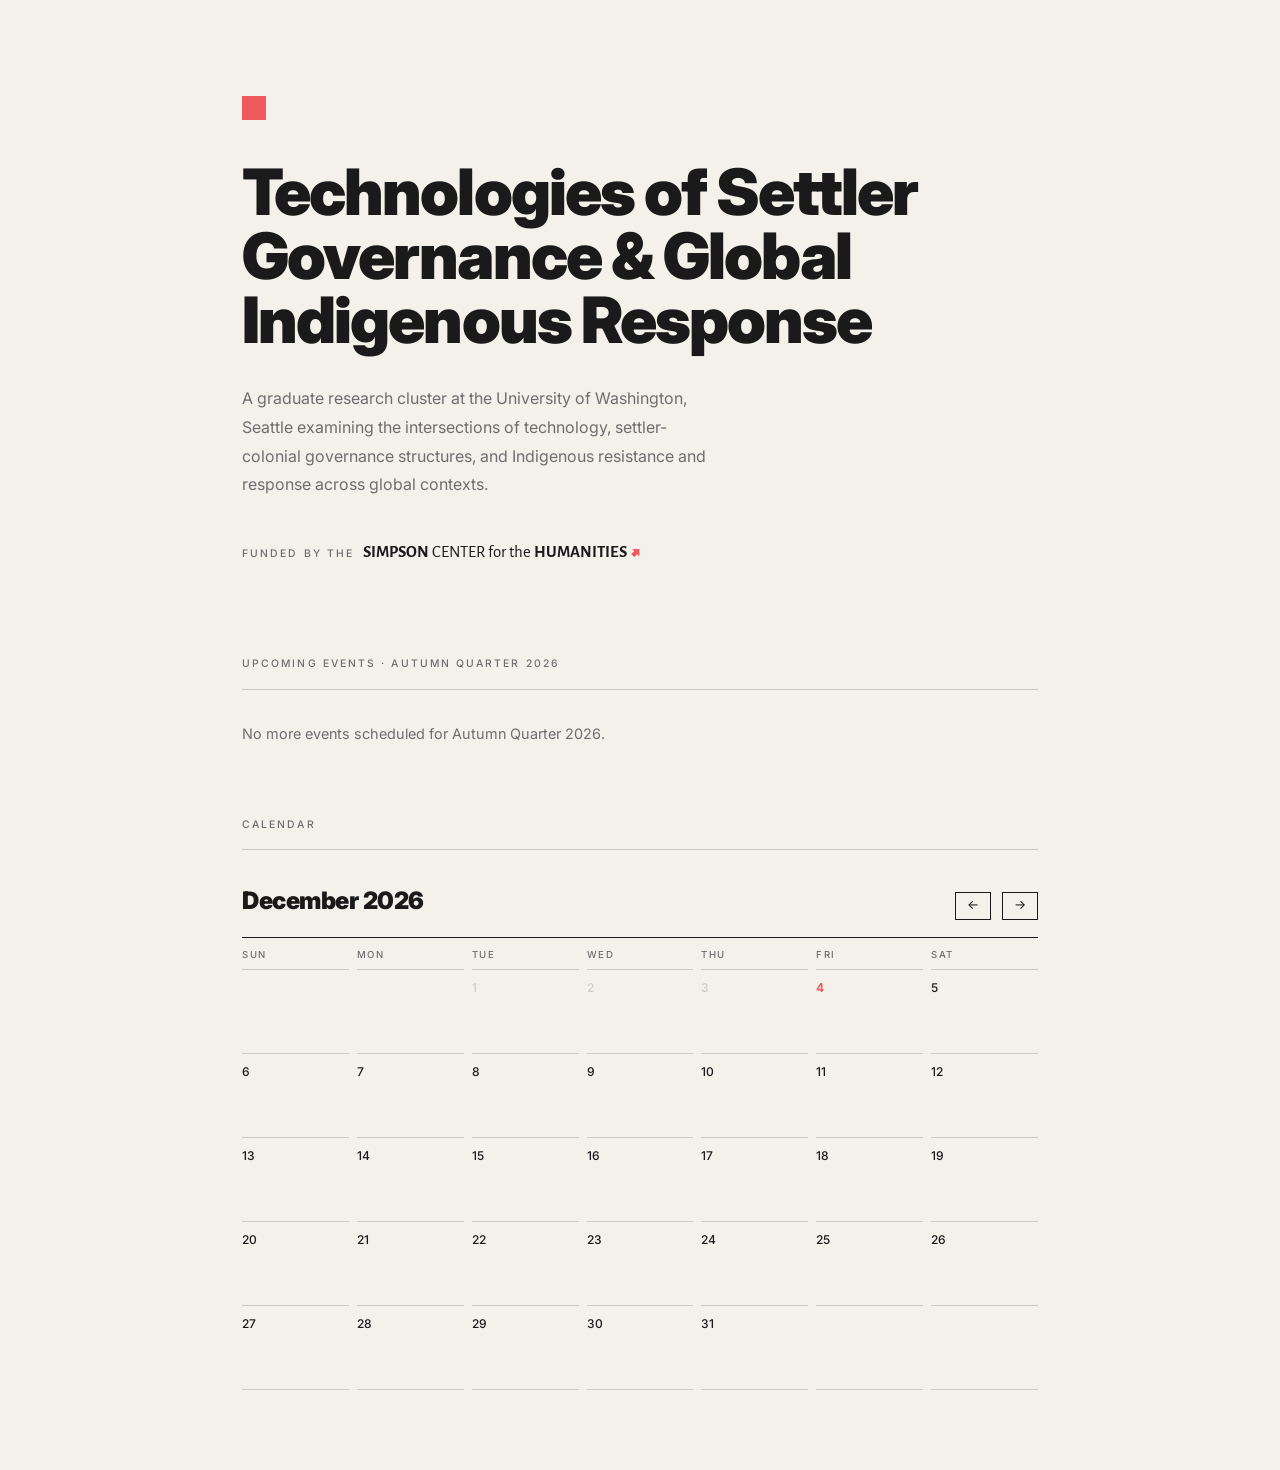
<file: index.html>
<!DOCTYPE html>
<html lang="en">
<head>
  <meta charset="UTF-8">
  <meta name="viewport" content="width=device-width, initial-scale=1.0">
  <title>Technologies of Settler Governance and Global Indigenous Response</title>
  <link rel="icon" href="data:image/svg+xml,%3Csvg xmlns='http://www.w3.org/2000/svg' viewBox='0 0 16 16'%3E%3Crect x='3' y='3' width='10' height='10' fill='%23EE5A5E'/%3E%3C/svg%3E">
  <link rel="preconnect" href="https://fonts.googleapis.com">
  <link rel="preconnect" href="https://fonts.gstatic.com" crossorigin>
  <link href="https://fonts.googleapis.com/css2?family=Inter:wght@400;500;700;900&family=Alegreya+Sans:wght@400;700&display=swap" rel="stylesheet">
  <link rel="stylesheet" href="style.css?v=2">
</head>
<body>

  <header class="header">
    <div class="header-rule"></div>
    <h1 class="cluster-name">Technologies of Settler Governance &amp; Global Indigenous Response</h1>
    <p class="cluster-description">
      <!-- TODO: Replace with actual cluster description -->
      A graduate research cluster at the University of Washington, Seattle examining the intersections of technology, settler-colonial governance structures, and Indigenous resistance and response across global contexts.
    </p>
    <a class="funder" href="https://simpsoncenter.org/projects/technologies-settler-governance-global-indigenous-response" target="_blank" rel="noopener noreferrer">
      <span class="funder-label">Funded by the</span>
      <span class="simpson-wordmark" aria-label="Simpson Center for the Humanities">
        <span>Simpson</span>
        <span class="light"><span class="upper">Center</span> for the</span>
        <span>Humanities<svg viewBox="0 0 100 100" aria-hidden="true"><polygon points="16,0 100,0 100,88 72,62 39,97 2,60 39,26"/></svg></span>
      </span>
    </a>
    <!--
      Listserv button temporarily removed. To restore it, move this link back
      out of the comment and set the href to the Mailman subscription URL.

      <a href="#" class="listserv-btn" target="_blank" rel="noopener noreferrer">
        Join the Listserv
      </a>
    -->
  </header>

  <main>
    <section class="events">
      <p class="section-label" id="term-label">Upcoming Events</p>
      <div id="events-list">
        <p class="events-loading">Loading events&hellip;</p>
      </div>

      <p class="section-label">Calendar</p>
      <div id="calendar" class="calendar" aria-label="Events calendar">
        <p class="events-loading">Loading calendar&hellip;</p>
      </div>
    </section>
  </main>

  <script src="script.js?v=2"></script>
</body>
</html>
</file>
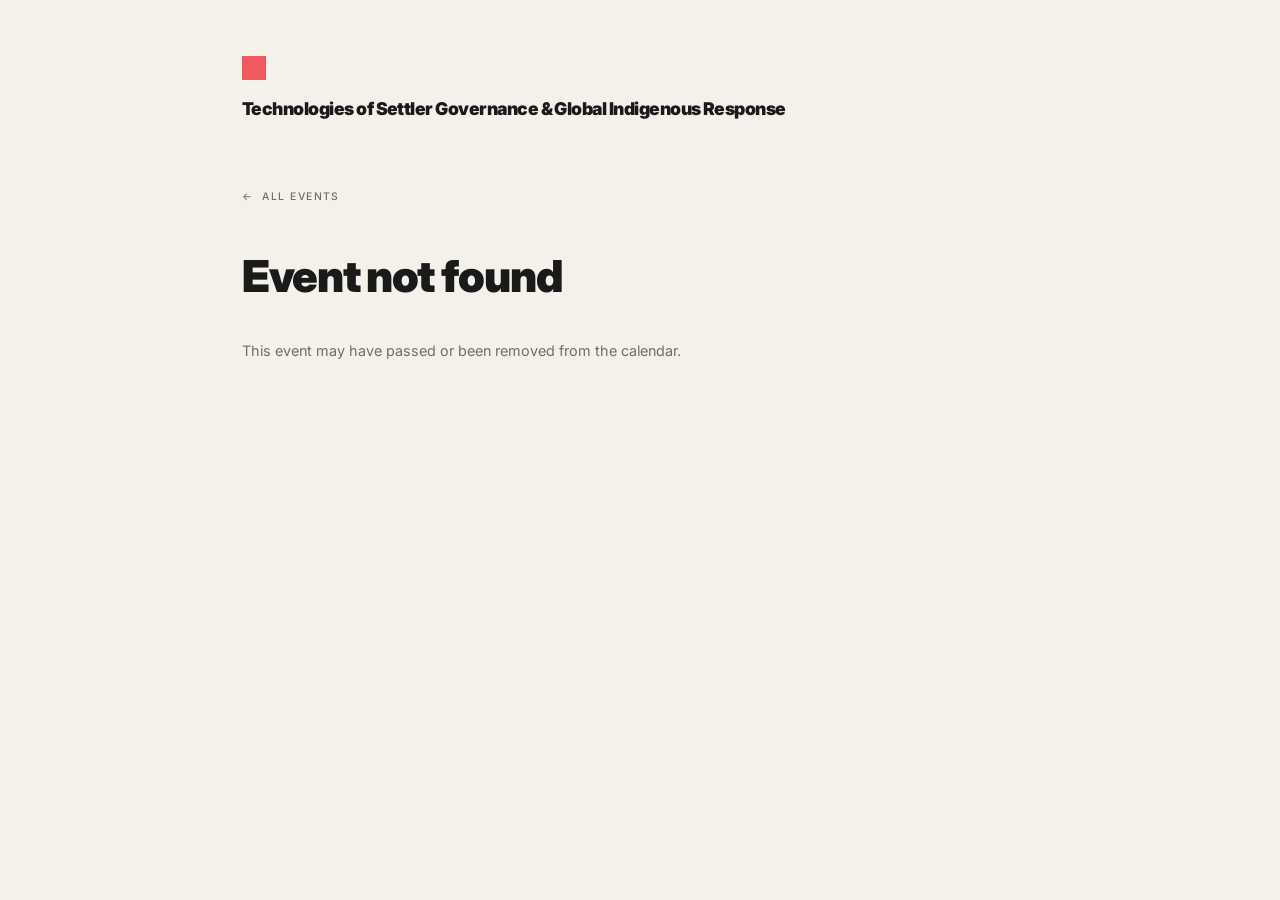
<file: event.html>
<!DOCTYPE html>
<html lang="en">
<head>
  <meta charset="UTF-8">
  <meta name="viewport" content="width=device-width, initial-scale=1.0">
  <title>Event · Technologies of Settler Governance and Global Indigenous Response</title>
  <link rel="icon" href="data:image/svg+xml,%3Csvg xmlns='http://www.w3.org/2000/svg' viewBox='0 0 16 16'%3E%3Crect x='3' y='3' width='10' height='10' fill='%23EE5A5E'/%3E%3C/svg%3E">
  <link rel="preconnect" href="https://fonts.googleapis.com">
  <link rel="preconnect" href="https://fonts.gstatic.com" crossorigin>
  <link href="https://fonts.googleapis.com/css2?family=Inter:wght@400;500;700;900&display=swap" rel="stylesheet">
  <link rel="stylesheet" href="style.css?v=2">
</head>
<body>

  <header class="header header--compact">
    <div class="header-rule"></div>
    <p class="cluster-name cluster-name--small">
      <a href="./">Technologies of Settler Governance &amp; Global Indigenous Response</a>
    </p>
  </header>

  <main>
    <section class="event-page" id="event-page">
      <p class="events-loading">Loading event&hellip;</p>
    </section>
  </main>

  <script src="script.js?v=2"></script>
</body>
</html>
</file>
<file: style.css>
/* ===========================
   Swiss Typographic Style
   =========================== */

*,
*::before,
*::after {
  margin: 0;
  padding: 0;
  box-sizing: border-box;
}

:root {
  --black: #1A1A1A;
  --cream: #F4F1EB;
  --warm-gray: #E8E4DD;
  --text-secondary: #6E6E6E;
  --red: #EE5A5E;
  --rule: #D0CCC4;
  --font: 'Inter', 'Helvetica Neue', Helvetica, Arial, sans-serif;
}

html {
  font-size: 16px;
}

body {
  font-family: var(--font);
  color: var(--black);
  background: var(--cream);
  line-height: 1.6;
  -webkit-font-smoothing: antialiased;
  -moz-osx-font-smoothing: grayscale;
}

a {
  color: var(--black);
  text-decoration: underline;
}

a:hover {
  color: var(--red);
}

/* ===========================
   Layout
   =========================== */

.header,
.events,
.event-page {
  max-width: 860px;
  margin: 0 auto;
  padding-left: 2rem;
  padding-right: 2rem;
}

/* ===========================
   Header
   =========================== */

.header {
  padding-top: 6rem;
  padding-bottom: 2.125rem;
}

.header-rule {
  width: 24px;
  height: 24px;
  background: var(--red);
  margin-bottom: 2.5rem;
}

.cluster-name {
  font-size: 4rem;
  font-weight: 900;
  line-height: 1.0;
  letter-spacing: -0.03em;
  margin-bottom: 2rem;
  max-width: 750px;
}

.cluster-description {
  font-size: 1rem;
  line-height: 1.8;
  color: var(--text-secondary);
  max-width: 480px;
}

.cluster-description:not(:last-child) {
  margin-bottom: 2.5rem;
}

/* Funder credit, set in the Simpson Center's wordmark style */

.funder {
  display: inline-block;
  text-decoration: none;
  color: var(--black);
}

.funder-label {
  font-size: 0.65rem;
  font-weight: 500;
  letter-spacing: 0.2em;
  text-transform: uppercase;
  color: var(--text-secondary);
  margin-right: 0.5em;
}

.simpson-wordmark {
  font-family: 'Alegreya Sans', var(--font);
  font-size: 1.05rem;
  font-weight: 700;
  text-transform: uppercase;
}

.simpson-wordmark .light {
  font-weight: 400;
  text-transform: lowercase;
}

.simpson-wordmark .upper {
  text-transform: uppercase;
}

.simpson-wordmark svg {
  width: 0.5em;
  height: 0.5em;
  margin-left: 0.25em;
  fill: var(--red);
}

.funder:hover .simpson-wordmark {
  color: var(--red);
}

/* Compact header used on event pages */

.header--compact {
  padding-top: 3.5rem;
  padding-bottom: 2rem;
}

.header--compact .header-rule {
  margin-bottom: 1.25rem;
}

.cluster-name--small {
  font-size: 1.1rem;
  margin-bottom: 0;
  max-width: 640px;
}

.cluster-name--small a {
  text-decoration: none;
}

.listserv-btn {
  display: inline-block;
  padding: 0.6rem 1.4rem;
  border: 1px solid var(--black);
  color: var(--black);
  font-family: var(--font);
  font-size: 0.7rem;
  font-weight: 500;
  letter-spacing: 0.14em;
  text-transform: uppercase;
  text-decoration: none;
  transition: background 0.2s, color 0.2s;
}

.listserv-btn:hover {
  background: var(--black);
  color: var(--cream);
}

/* ===========================
   Events
   =========================== */

.events {
  padding-top: 3.5rem;
  padding-bottom: 5rem;
}

.section-label {
  font-size: 0.65rem;
  font-weight: 500;
  letter-spacing: 0.2em;
  text-transform: uppercase;
  color: var(--text-secondary);
  margin-bottom: 2rem;
  padding-bottom: 1rem;
  border-bottom: 1px solid var(--rule);
}

.section-label--plain {
  border-bottom: none;
  padding-bottom: 0;
  margin-bottom: 0.75rem;
}

.events-loading,
.events-empty,
.events-error {
  font-size: 0.9rem;
  color: var(--text-secondary);
}

/* ===========================
   Month calendar
   =========================== */

#events-list {
  margin-bottom: 4.5rem;
}

.calendar-head {
  display: flex;
  justify-content: space-between;
  align-items: baseline;
  margin-bottom: 1rem;
}

.calendar-month {
  font-size: 1.5rem;
  font-weight: 900;
  letter-spacing: -0.02em;
}

.calendar-nav button {
  background: none;
  border: 1px solid var(--black);
  color: var(--black);
  font: inherit;
  font-size: 0.8rem;
  line-height: 1;
  padding: 0.4rem 0.7rem;
  margin-left: 0.4rem;
  cursor: pointer;
}

.calendar-nav button:hover {
  background: var(--black);
  color: var(--cream);
}

.calendar-grid {
  display: grid;
  grid-template-columns: repeat(7, 1fr);
  column-gap: 0.5rem;
  border-top: 1px solid var(--black);
}

.calendar-weekday {
  font-size: 0.6rem;
  font-weight: 500;
  letter-spacing: 0.16em;
  text-transform: uppercase;
  color: var(--text-secondary);
  padding: 0.6rem 0 0.4rem;
  border-bottom: 1px solid var(--rule);
}

.calendar-day {
  min-height: 84px;
  padding: 0.5rem 0;
  border-bottom: 1px solid var(--rule);
}

.calendar-day-number {
  display: block;
  font-size: 0.75rem;
  font-weight: 500;
  margin-bottom: 0.35rem;
}

.calendar-day--past .calendar-day-number {
  color: var(--rule);
}

.calendar-day--today .calendar-day-number {
  color: var(--red);
  font-weight: 700;
}

.calendar-event {
  display: block;
  font-size: 0.7rem;
  font-weight: 700;
  line-height: 1.3;
  text-decoration: none;
  padding-left: 0.75rem;
  position: relative;
  margin-bottom: 0.35rem;
}

.calendar-event::before {
  content: '';
  position: absolute;
  left: 0;
  top: 0.3em;
  width: 6px;
  height: 6px;
  background: var(--red);
}

.calendar-day--past .calendar-event {
  color: var(--text-secondary);
}

.calendar-day--past .calendar-event::before {
  background: var(--rule);
}

/* Single event — specimen-card feel */

.event {
  display: grid;
  grid-template-columns: 120px 1fr;
  gap: 2rem;
  padding: 1.75rem 0;
  border-bottom: 1px solid var(--rule);
}

.event:last-child {
  border-bottom: none;
}

.event-date-col {
  border-right: 1px solid var(--rule);
  padding-right: 1.5rem;
}

.event-date {
  font-size: 0.6rem;
  font-weight: 500;
  letter-spacing: 0.16em;
  text-transform: uppercase;
  color: var(--text-secondary);
  margin-bottom: 0.15rem;
}

.event-day {
  font-size: 3rem;
  font-weight: 900;
  line-height: 1;
  color: var(--black);
  letter-spacing: -0.03em;
}

.event-details {
  padding-top: 0.15rem;
}

.event-title {
  font-size: 1.1rem;
  font-weight: 700;
  line-height: 1.3;
  letter-spacing: -0.01em;
  margin-bottom: 0.4rem;
}

.event-title a {
  text-decoration: none;
}

.event-speaker {
  font-size: 0.85rem;
  margin-bottom: 0.3rem;
}

.event-time {
  font-size: 0.8rem;
  color: var(--text-secondary);
  letter-spacing: 0.02em;
  margin-bottom: 0.15rem;
}

.event-more,
.event-add-cal {
  display: inline-block;
  margin-top: 0.75rem;
  font-size: 0.7rem;
  font-weight: 500;
  letter-spacing: 0.08em;
  text-transform: uppercase;
  color: var(--text-secondary);
  text-decoration: none;
  border-bottom: 1px solid var(--rule);
  padding-bottom: 1px;
}

.event-more:hover,
.event-add-cal:hover {
  color: var(--black);
  border-color: var(--black);
}

/* ===========================
   Event page
   =========================== */

.event-page {
  padding-top: 2rem;
  padding-bottom: 5rem;
}

.back-link {
  display: inline-block;
  font-size: 0.65rem;
  font-weight: 500;
  letter-spacing: 0.14em;
  text-transform: uppercase;
  text-decoration: none;
  color: var(--text-secondary);
  margin-bottom: 3rem;
}

.back-link::before {
  content: '\2190\00a0\00a0';
}

.back-link:hover {
  color: var(--red);
}

.event-page-title {
  font-size: 2.75rem;
  font-weight: 900;
  line-height: 1.05;
  letter-spacing: -0.03em;
  max-width: 720px;
  margin-bottom: 2.5rem;
}

.event-meta {
  display: grid;
  grid-template-columns: 120px 1fr;
  row-gap: 0.9rem;
  border-top: 1px solid var(--black);
  padding-top: 1.5rem;
  margin-bottom: 3.5rem;
}

.event-meta dt {
  font-size: 0.6rem;
  font-weight: 500;
  letter-spacing: 0.16em;
  text-transform: uppercase;
  color: var(--text-secondary);
  padding-top: 0.3rem;
}

.event-meta dd {
  font-size: 1rem;
}

.event-section {
  margin-bottom: 3.5rem;
}

.event-section-title {
  font-size: 0.65rem;
  font-weight: 500;
  letter-spacing: 0.2em;
  text-transform: uppercase;
  color: var(--text-secondary);
  padding-bottom: 1rem;
  border-bottom: 1px solid var(--rule);
}

.reading-list {
  list-style: none;
  counter-reset: reading;
}

.reading-list li {
  counter-increment: reading;
  display: grid;
  grid-template-columns: 2.5rem 1fr;
  padding: 1rem 0;
  border-bottom: 1px solid var(--rule);
  font-size: 1rem;
  line-height: 1.55;
}

.reading-list li::before {
  content: counter(reading, decimal-leading-zero);
  font-size: 0.65rem;
  font-weight: 500;
  letter-spacing: 0.1em;
  color: var(--text-secondary);
  padding-top: 0.35rem;
}

.event-body p {
  font-size: 1rem;
  line-height: 1.8;
  max-width: 600px;
  margin-top: 1.25rem;
}

/* ===========================
   Responsive
   =========================== */

@media (max-width: 600px) {
  .header {
    padding-top: 3.5rem;
    padding-bottom: 2.5rem;
  }

  .cluster-name {
    font-size: 2.25rem;
  }

  .cluster-description {
    font-size: 0.9rem;
  }

  .event {
    grid-template-columns: 80px 1fr;
    gap: 1.25rem;
  }

  .event-date-col {
    padding-right: 1rem;
  }

  .event-day {
    font-size: 2rem;
  }

  .event-title {
    font-size: 1rem;
  }

  .calendar-grid {
    column-gap: 0.25rem;
  }

  .calendar-day {
    min-height: 48px;
  }

  /* On narrow screens, events collapse to a red marker. */
  .calendar-event {
    padding-left: 0;
    width: 8px;
    height: 8px;
  }

  .calendar-event::before {
    top: 0;
    width: 8px;
    height: 8px;
  }

  .calendar-event span {
    display: none;
  }

  .event-page-title {
    font-size: 1.9rem;
  }

  .event-meta {
    grid-template-columns: 90px 1fr;
  }
}
</file>
